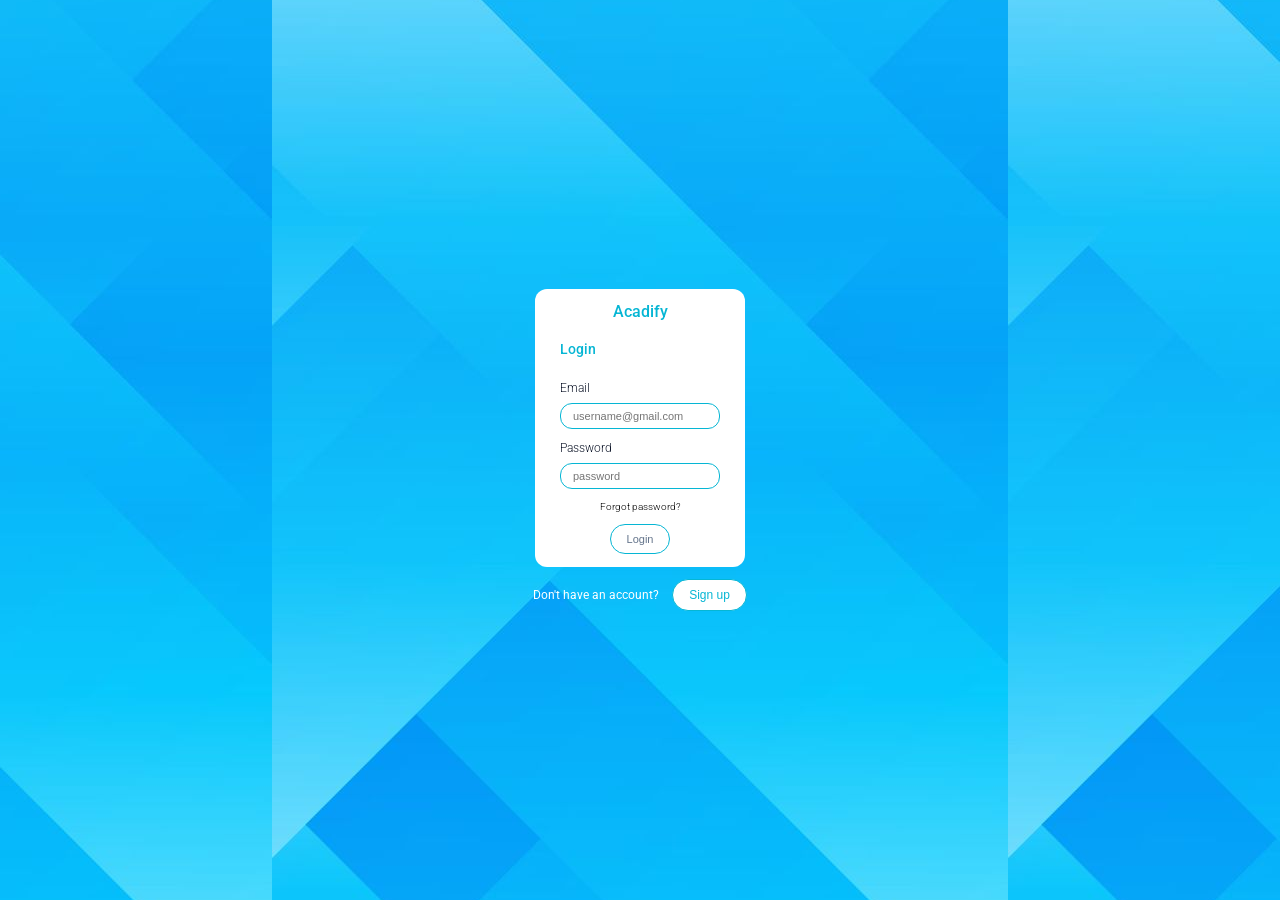
<file: index.html>
<!doctype html>
<html lang="en">
  <head>
    <meta charset="UTF-8" />
    <meta name="viewport" content="width=device-width, initial-scale=1.0" />
    <title>Login | Acadify</title>
    <link rel="preconnect" href="https://fonts.googleapis.com" />
    <link rel="preconnect" href="https://fonts.gstatic.com" crossorigin />
    <link rel="preconnect" href="https://fonts.googleapis.com" />
    <link rel="preconnect" href="https://fonts.gstatic.com" crossorigin />
    <link
      href="https://fonts.googleapis.com/css2?family=Roboto:ital,wght@0,100..900;1,100..900&display=swap"
      rel="stylesheet"
    />
    <link rel="stylesheet" href="styles/general.css" />
    <link rel="stylesheet" href="styles/login.css" />
    <link rel="stylesheet" href="styles/sign-up.css" />
  </head>
  <body>
    <div class="auth-wrapper">
      <section class="login">
        <div class="login-con">
          <div class="error-msg">
            <p class="error"></p>
          </div>
          <div class="logo"><p>Acadify</p></div>
          <div class="login-details">
            <div class="login-hd">
              <p>Login</p>
            </div>
            <form class="login-inputs">
              <div class="email-input-login">
                <p>Email</p>
                <input
                  class="login-email"
                  placeholder="username@gmail.com"
                  type="email"
                />
              </div>
              <div class="email-input-login">
                <p>Password</p>
                <input
                  class="login-password"
                  placeholder="password"
                  type="password"
                />
              </div>
              <div class="forgot-p">
                <p><a href="#" class="forget-password">Forgot password?</a></p>
              </div>
              <div class="login-button">
                <button class="login-cta" type="submit">Login</button>
              </div>
            </form>
          </div>
        </div>
        <div class="redirect">
          <p>
            Don't have an account?
            <button class="signup-redirect">Sign up</button>
          </p>
        </div>
      </section>
      <section class="sign-up-page">
        <form class="sign-up-form">
          <!--header-->
          <p class="welcome-msg">Welcome! Let’s get you signed up</p>
          <!-- Name -->
          <div class="label"><p>Name</p></div>
          <div class="form1">
            <input class="surname" placeholder="Surname" type="text" />
            <input class="first-name" placeholder="First-name" type="text" />
          </div>

          <!-- Email -->
          <div class="label email-label"><p>Email</p></div>
          <input
            class="email-input sign-email-input"
            placeholder="you@gmail.com"
            type="email"
          />

          <!-- Date -->
          <div class="label"><p>Date of birth</p></div>
          <div class="form4">
            <input
              class="day"
              placeholder="DD"
              type="number"
              min="1"
              max="31"
            />
            <input
              class="month"
              placeholder="MM"
              type="number"
              min="1"
              max="12"
            />
            <input
              class="year"
              placeholder="YYYY"
              type="number"
              min="1900"
              max="2026"
            />
          </div>

          <!-- Gender -->
          <div class="label"><p>Gender</p></div>
          <div class="form5">
            <label class="f-box">
              Female
              <input class="female" value="female" type="radio" name="gender" />
            </label>
            <label class="m-box">
              Male
              <input class="male" value="male" type="radio" name="gender" />
            </label>
          </div>

          <!-- Password -->
          <div class="label password-label"><p>Password</p></div>
          <input
            class="password-input"
            placeholder="Password"
            type="password"
          />

          <!-- Button -->
          <button type="submit" class="submit-cta">Create Account</button>
        </form>
        <div class="redirect">
          <p>
            Have an account?
            <button class="login-redirect">Login</button>
          </p>
        </div>
      </section>
    </div>
    <script type="module" src="scripts/pages/signup.js"></script>
  </body>
</html>
</file>
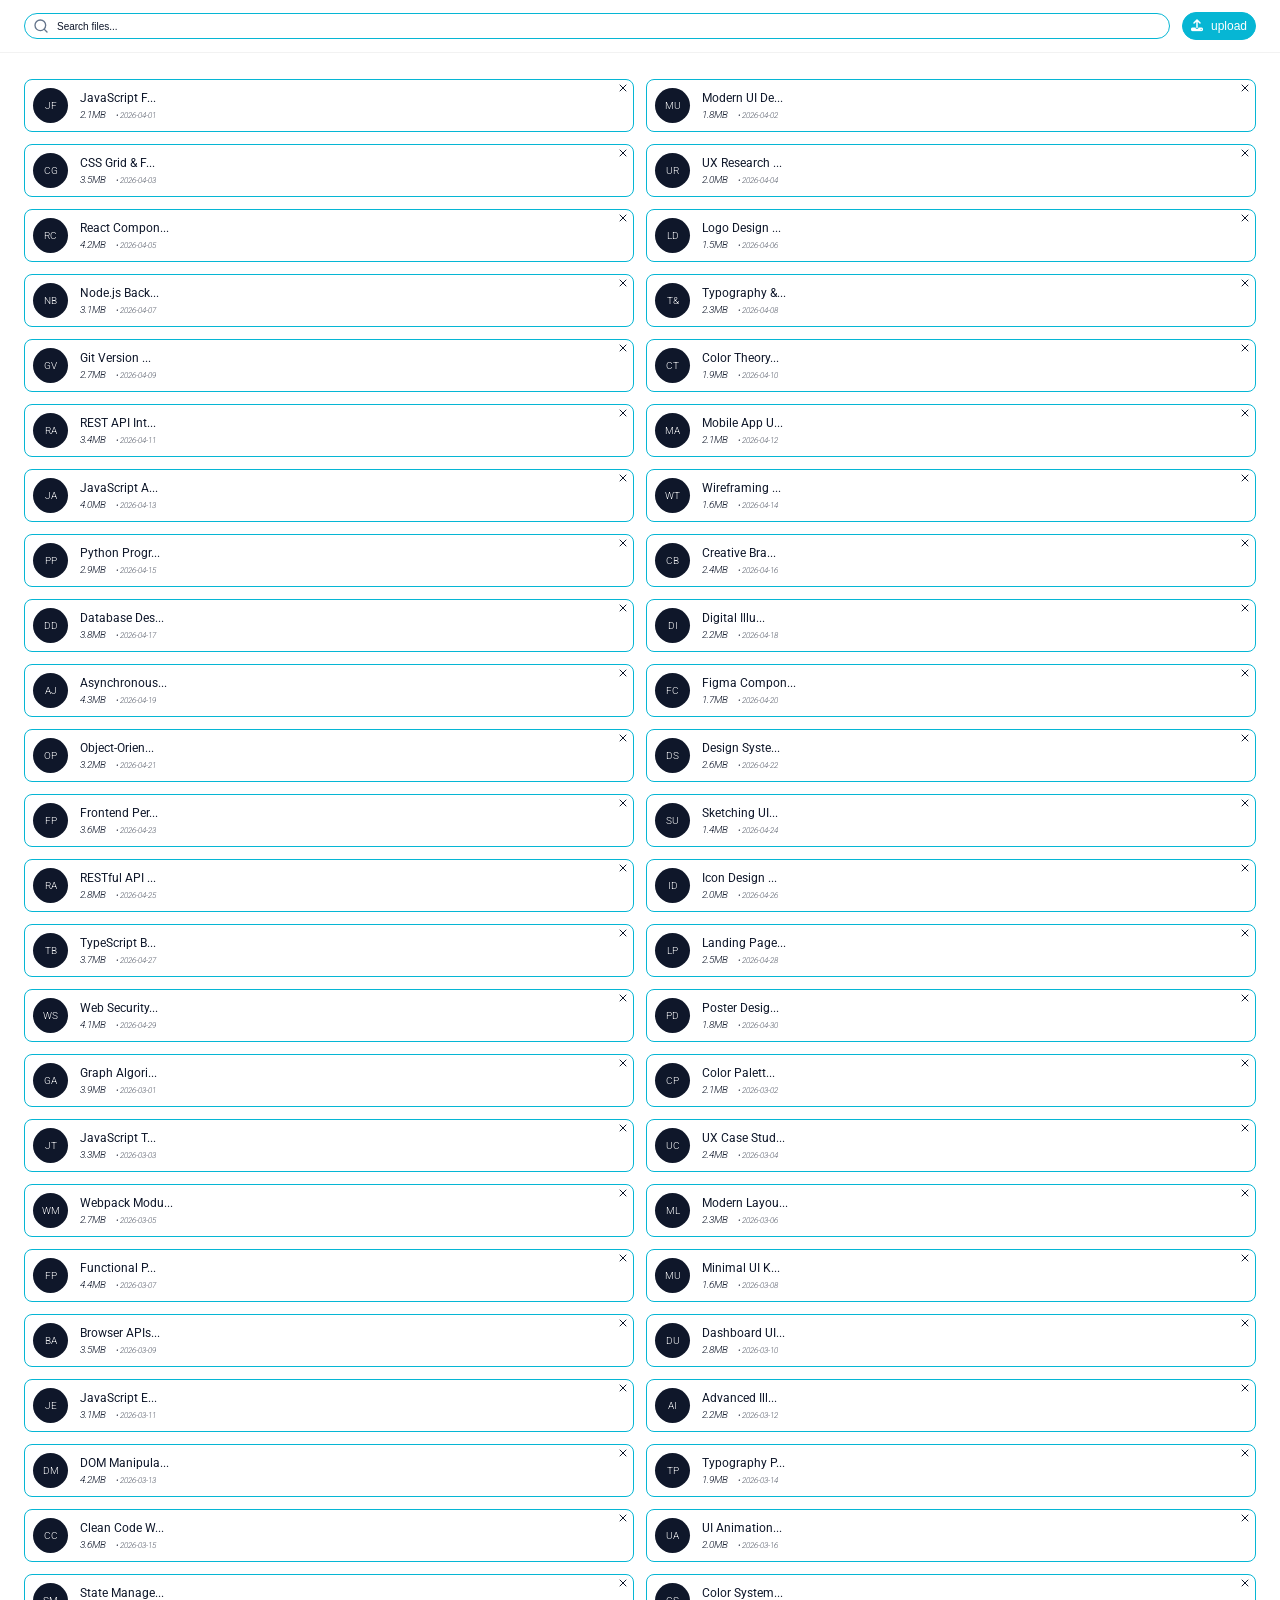
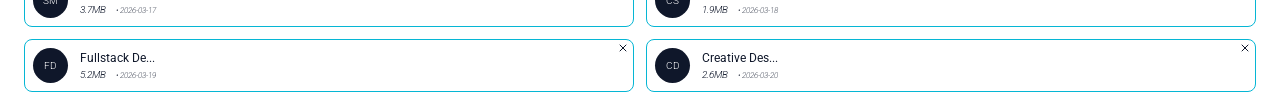
<file: files.html>
<!doctype html>
<html lang="en">
  <head>
    <meta charset="UTF-8" />
    <meta name="viewport" content="width=device-width, initial-scale=1.0" />
    <title>Files | Acadify</title>
    <link rel="preconnect" href="https://fonts.googleapis.com" />
    <link rel="preconnect" href="https://fonts.gstatic.com" crossorigin />
    <link rel="preconnect" href="https://fonts.googleapis.com" />
    <link rel="preconnect" href="https://fonts.gstatic.com" crossorigin />
    <link
      href="https://fonts.googleapis.com/css2?family=Roboto:ital,wght@0,100..900;1,100..900&display=swap"
      rel="stylesheet"
    />
    <link
      rel="stylesheet"
      href="https://cdnjs.cloudflare.com/ajax/libs/font-awesome/6.5.0/css/all.min.css"
    />
    <link rel="stylesheet" href="styles/general.css" />
    <link rel="stylesheet" href="styles/files.css" />
  </head>
  <body>
    <header>
      <div class="search-container">
        <svg
          xmlns="http://www.w3.org/2000/svg"
          width="16"
          height="16"
          viewBox="0 0 24 24"
          fill="none"
          stroke="#64748b"
          stroke-width="2"
          stroke-linecap="round"
          stroke-linejoin="round"
          class="lucide lucide-search-icon lucide-search"
        >
          <path d="m21 21-4.34-4.34" />
          <circle cx="11" cy="11" r="8" />
        </svg>
        <form>
          <input
            placeholder="Search files..."
            type="search"
            class="search-input"
          />
        </form>
      </div>
      <div class="upload">
        <button type="button" class="upload-warning">
          <i class="fa-solid fa-upload"></i> upload
          <input class="upload-input" type="file" />
        </button>
      </div>
    </header>
    <main>
      <section class="uploads-con">
        <div class="upload-card">
          <div class="delete-icon">
            <svg
              xmlns="http://www.w3.org/2000/svg"
              width="12"
              height="12"
              viewBox="0 0 24 24"
              fill="none"
              stroke="#0f172a"
              stroke-width="2"
              stroke-linecap="round"
              stroke-linejoin="round"
              class="lucide lucide-x-icon lucide-x"
            >
              <path d="M18 6 6 18" />
              <path d="m6 6 12 12" />
            </svg>
          </div>
          <div class="upload-header">
            <div class="upload-initial">
              <p>FP</p>
            </div>
            <div class="upload-title">
              <p>Future Plans...</p>
              <p class="file-details" style="font-style: italic">
                250Mb<span>just now</span>
              </p>
            </div>
          </div>
        </div>
        <div class="upload-card">
          <div class="delete-icon">
            <svg
              xmlns="http://www.w3.org/2000/svg"
              width="12"
              height="12"
              viewBox="0 0 24 24"
              fill="none"
              stroke="#0f172a"
              stroke-width="2"
              stroke-linecap="round"
              stroke-linejoin="round"
              class="lucide lucide-x-icon lucide-x"
            >
              <path d="M18 6 6 18" />
              <path d="m6 6 12 12" />
            </svg>
          </div>
          <div class="upload-header">
            <div class="upload-initial">
              <p>FP</p>
            </div>
            <div class="upload-title">
              <p>Future Plans...</p>
              <p class="file-details" style="font-style: italic">
                250Mb<span>just now</span>
              </p>
            </div>
          </div>
        </div>
        <div class="upload-card">
          <div class="delete-icon">
            <svg
              xmlns="http://www.w3.org/2000/svg"
              width="12"
              height="12"
              viewBox="0 0 24 24"
              fill="none"
              stroke="#0f172a"
              stroke-width="2"
              stroke-linecap="round"
              stroke-linejoin="round"
              class="lucide lucide-x-icon lucide-x"
            >
              <path d="M18 6 6 18" />
              <path d="m6 6 12 12" />
            </svg>
          </div>
          <div class="upload-header">
            <div class="upload-initial">
              <p>FP</p>
            </div>
            <div class="upload-title">
              <p>Future Plans...</p>
              <p class="file-details" style="font-style: italic">
                250Mb<span>just now</span>
              </p>
            </div>
          </div>
        </div>
        <div class="upload-card">
          <div class="delete-icon">
            <svg
              xmlns="http://www.w3.org/2000/svg"
              width="12"
              height="12"
              viewBox="0 0 24 24"
              fill="none"
              stroke="#0f172a"
              stroke-width="2"
              stroke-linecap="round"
              stroke-linejoin="round"
              class="lucide lucide-x-icon lucide-x"
            >
              <path d="M18 6 6 18" />
              <path d="m6 6 12 12" />
            </svg>
          </div>
          <div class="upload-header">
            <div class="upload-initial">
              <p>FP</p>
            </div>
            <div class="upload-title">
              <p>Future Plans...</p>
              <p class="file-details" style="font-style: italic">
                250Mb<span>just now</span>
              </p>
            </div>
          </div>
        </div>
      </section>
    </main>

    <script type="module" src="scripts/pages/files.js"></script>
  </body>
</html>
</file>
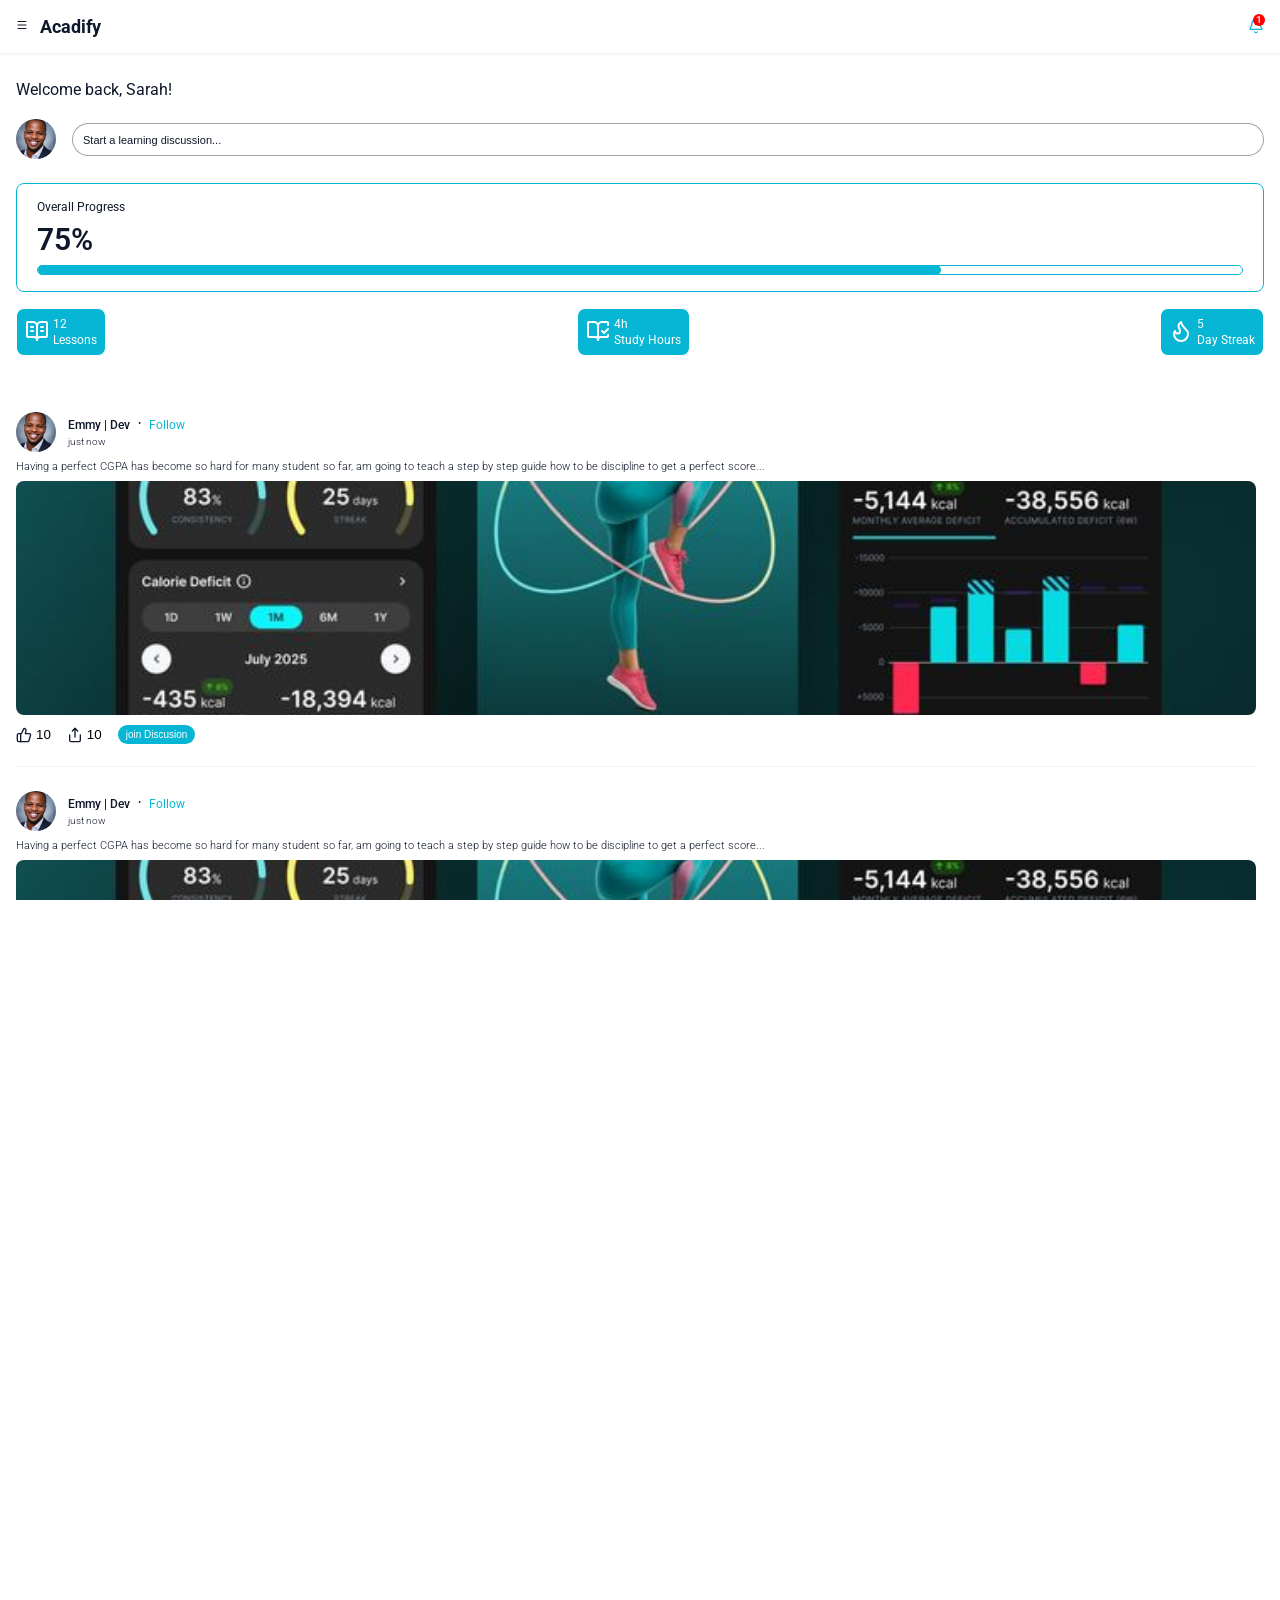
<file: main.html>
<!doctype html>
<html lang="en">
  <head>
    <meta charset="UTF-8" />
    <meta name="viewport" content="width=device-width, initial-scale=1.0" />
    <title>Acadify | student online environment</title>
    <link rel="preconnect" href="https://fonts.googleapis.com" />
    <link rel="preconnect" href="https://fonts.gstatic.com" crossorigin />
    <link rel="preconnect" href="https://fonts.googleapis.com" />
    <link rel="preconnect" href="https://fonts.gstatic.com" crossorigin />
    <link
      href="https://fonts.googleapis.com/css2?family=Roboto:ital,wght@0,100..900;1,100..900&display=swap"
      rel="stylesheet"
    />
    <link rel="stylesheet" href="styles/general.css" />
    <link rel="stylesheet" href="styles/header.css" />
    <link rel="stylesheet" href="styles/hero-section.css" />
    <link rel="stylesheet" href="styles/stat.css" />
  </head>
  <body>
    <header>
      <div class="logo">
        <!--mobile view(max:360px)-->
        <button class="hamburger-menu">
          <svg
            xmlns="http://www.w3.org/2000/svg"
            width="12"
            height="12"
            viewBox="0 0 24 24"
            fill="none"
            stroke="#0f172a"
            stroke-width="2"
            stroke-linecap="round"
            stroke-linejoin="round"
            class="lucide lucide-menu-icon lucide-menu"
          >
            <path d="M4 5h16" />
            <path d="M4 12h16" />
            <path d="M4 19h16" />
          </svg>
        </button>
        <a href="#">Acadify</a>
      </div>
      <div class="middle-section">
        <!--mobile view(max: 360px)-->
      </div>
      <div class="right-section">
        <!--mobile view(max:360px)-->
        <div class="notification-box">
          <div class="notification-icon">
            <svg
              xmlns="http://www.w3.org/2000/svg"
              width="16"
              height="16"
              viewBox="0 0 24 24"
              fill="none"
              stroke="#06b6d4"
              stroke-width="2"
              stroke-linecap="round"
              stroke-linejoin="round"
              class="lucide lucide-bell-icon lucide-bell"
            >
              <path d="M10.268 21a2 2 0 0 0 3.464 0" />
              <path
                d="M3.262 15.326A1 1 0 0 0 4 17h16a1 1 0 0 0 .74-1.673C19.41 13.956 18 12.499 18 8A6 6 0 0 0 6 8c0 4.499-1.411 5.956-2.738 7.326"
              />
            </svg>
          </div>
          <div class="notification-count">
            <p>1</p>
          </div>
        </div>
      </div>
    </header>
    <main class="hero-section">
      <section class="user-info-bar">
        <p class="welcome">Welcome back, <span class="msg">Sarah</span>!</p>
      </section>
      <section class="user-profile">
        <div class="user-img">
          <img src="images/profileimage.jpg" alt="" class="user" />
        </div>
        <div class="post-request">
          <input
            placeholder="Start a learning discussion..."
            type="text"
            class="poster"
          />
        </div>
      </section>
      <!-- <section class="blog-update-container">
        <div class="blog-hder">
          <p>Posts</p>
        </div>
        <div class="blogs-box">
          <div class="blogs-slider">
            <div class="blog-slides">
              <div class="blog-slide">
                <div class="blog-title">
                  <div class="user-img">
                    <img
                      src="images/profileimage.jpg"
                      alt=""
                      class="post-user-img"
                    />
                  </div>
                  <div class="post-details">
                    <div class="poster-detail">
                      <p class="blog-slide-hder">Emmy | Dev</p>
                      <p>&#8226;</p>
                      <p><a href="#">Follow</a></p>
                    </div>
                    <div class="blog-date">
                      <p>just now</p>
                    </div>
                  </div>
                </div>
                <div class="blog-body-text">
                  <p>
                    Having a perfect CGPA has become so hard for many student so
                    far, am going to teach a step by step guide how to be
                    discipline to get a perfect score...
                  </p>
                </div>
                <div class="image">
                  <img
                    class="blog-image"
                    src="images/fitness-track.jfif"
                    alt=""
                  />
                </div>
                <div class="post-interactions">
                  <button class="like">
                    <svg
                      xmlns="http://www.w3.org/2000/svg"
                      width="16"
                      height="16"
                      viewBox="0 0 24 24"
                      fill="none"
                      stroke="#0f172a"
                      stroke-width="2"
                      stroke-linecap="round"
                      stroke-linejoin="round"
                      class="lucide lucide-thumbs-up-icon lucide-thumbs-up"
                    >
                      <path
                        d="M15 5.88 14 10h5.83a2 2 0 0 1 1.92 2.56l-2.33 8A2 2 0 0 1 17.5 22H4a2 2 0 0 1-2-2v-8a2 2 0 0 1 2-2h2.76a2 2 0 0 0 1.79-1.11L12 2a3.13 3.13 0 0 1 3 3.88Z"
                      />
                      <path d="M7 10v12" />
                    </svg>
                  </button>
                  <button class="share">
                    <svg
                      xmlns="http://www.w3.org/2000/svg"
                      width="16"
                      height="16"
                      viewBox="0 0 24 24"
                      fill="none"
                      stroke="#0f172a"
                      stroke-width="2"
                      stroke-linecap="round"
                      stroke-linejoin="round"
                      class="lucide lucide-share-icon lucide-share"
                    >
                      <path d="M12 2v13" />
                      <path d="m16 6-4-4-4 4" />
                      <path d="M4 12v8a2 2 0 0 0 2 2h12a2 2 0 0 0 2-2v-8" />
                    </svg>
                  </button>
                  <button class="join-discussion">join Discusion</button>
                </div>
              </div>
            </div>
          </div>
        </div>
      </section> -->
      <section class="user-stat-board">
        <div class="oval-p">
          <p class="prog-hd">Overall Progress</p>
          <p class="prog-penc">75%</p>
          <div class="prog-meter">
            <div class="meter"></div>
          </div>
        </div>
        <div class="top-bar-progr-slider">
          <div class="progr-slide">
            <div class="icon">
              <svg
                xmlns="http://www.w3.org/2000/svg"
                width="24"
                height="24"
                viewBox="0 0 24 24"
                fill="none"
                stroke="currentColor"
                stroke-width="2"
                stroke-linecap="round"
                stroke-linejoin="round"
                class="lucide lucide-book-open-text-icon lucide-book-open-text"
              >
                <path d="M12 7v14" />
                <path d="M16 12h2" />
                <path d="M16 8h2" />
                <path
                  d="M3 18a1 1 0 0 1-1-1V4a1 1 0 0 1 1-1h5a4 4 0 0 1 4 4 4 4 0 0 1 4-4h5a1 1 0 0 1 1 1v13a1 1 0 0 1-1 1h-6a3 3 0 0 0-3 3 3 3 0 0 0-3-3z"
                />
                <path d="M6 12h2" />
                <path d="M6 8h2" />
              </svg>
            </div>
            <div class="course-con">
              <p class="course-count">12</p>
              <p class="course-label">Lessons</p>
            </div>
          </div>
          <div class="progr-slide">
            <div class="icon">
              <svg
                xmlns="http://www.w3.org/2000/svg"
                width="24"
                height="24"
                viewBox="0 0 24 24"
                fill="none"
                stroke="currentColor"
                stroke-width="2"
                stroke-linecap="round"
                stroke-linejoin="round"
                class="lucide lucide-book-open-check-icon lucide-book-open-check"
              >
                <path d="M12 21V7" />
                <path d="m16 12 2 2 4-4" />
                <path
                  d="M22 6V4a1 1 0 0 0-1-1h-5a4 4 0 0 0-4 4 4 4 0 0 0-4-4H3a1 1 0 0 0-1 1v13a1 1 0 0 0 1 1h6a3 3 0 0 1 3 3 3 3 0 0 1 3-3h6a1 1 0 0 0 1-1v-1.3"
                />
              </svg>
            </div>
            <div class="study-con">
              <p class="study-count">4h</p>
              <p class="study-label">Study Hours</p>
            </div>
          </div>
          <div class="progr-slide">
            <div class="icon">
              <svg
                xmlns="http://www.w3.org/2000/svg"
                width="24"
                height="24"
                viewBox="0 0 24 24"
                fill="none"
                stroke="currentColor"
                stroke-width="2"
                stroke-linecap="round"
                stroke-linejoin="round"
                class="lucide lucide-flame-icon lucide-flame"
              >
                <path
                  d="M12 3q1 4 4 6.5t3 5.5a1 1 0 0 1-14 0 5 5 0 0 1 1-3 1 1 0 0 0 5 0c0-2-1.5-3-1.5-5q0-2 2.5-4"
                />
              </svg>
            </div>
            <div class="streak-con">
              <p class="streak-count">5</p>
              <p class="streak-label">Day Streak</p>
            </div>
          </div>
        </div>
      </section>

      <section class="posts">
        <div class="blog-slide">
          <div class="blog-title">
            <div class="user-img">
              <img src="images/profileimage.jpg" alt="" class="post-user-img" />
            </div>
            <div class="post-details">
              <div class="poster-detail">
                <p class="blog-slide-hder">Emmy | Dev</p>
                <p>&#8226;</p>
                <p><a href="#">Follow</a></p>
              </div>
              <div class="blog-date">
                <p>just now</p>
              </div>
            </div>
          </div>
          <div class="blog-body-text">
            <p>
              Having a perfect CGPA has become so hard for many student so far,
              am going to teach a step by step guide how to be discipline to get
              a perfect score...
            </p>
          </div>
          <div class="image">
            <img class="blog-image" src="images/fitness-track.jfif" alt="" />
          </div>
          <div class="post-interactions">
            <button class="like">
              <svg
                xmlns="http://www.w3.org/2000/svg"
                width="16"
                height="16"
                viewBox="0 0 24 24"
                fill="none"
                stroke="#0f172a"
                stroke-width="2"
                stroke-linecap="round"
                stroke-linejoin="round"
                class="lucide lucide-thumbs-up-icon lucide-thumbs-up"
              >
                <path
                  d="M15 5.88 14 10h5.83a2 2 0 0 1 1.92 2.56l-2.33 8A2 2 0 0 1 17.5 22H4a2 2 0 0 1-2-2v-8a2 2 0 0 1 2-2h2.76a2 2 0 0 0 1.79-1.11L12 2a3.13 3.13 0 0 1 3 3.88Z"
                />
                <path d="M7 10v12" />
              </svg>
              <p>10</p>
            </button>
            <button class="share">
              <svg
                xmlns="http://www.w3.org/2000/svg"
                width="16"
                height="16"
                viewBox="0 0 24 24"
                fill="none"
                stroke="#0f172a"
                stroke-width="2"
                stroke-linecap="round"
                stroke-linejoin="round"
                class="lucide lucide-share-icon lucide-share"
              >
                <path d="M12 2v13" />
                <path d="m16 6-4-4-4 4" />
                <path d="M4 12v8a2 2 0 0 0 2 2h12a2 2 0 0 0 2-2v-8" />
              </svg>
              <p>10</p>
            </button>
            <button class="join-discussion">join Discusion</button>
          </div>
          <div class="divider"></div>
        </div>
        <div class="blog-slide">
          <div class="blog-title">
            <div class="user-img">
              <img src="images/profileimage.jpg" alt="" class="post-user-img" />
            </div>
            <div class="post-details">
              <div class="poster-detail">
                <p class="blog-slide-hder">Emmy | Dev</p>
                <p>&#8226;</p>
                <p><a href="#">Follow</a></p>
              </div>
              <div class="blog-date">
                <p>just now</p>
              </div>
            </div>
          </div>
          <div class="blog-body-text">
            <p>
              Having a perfect CGPA has become so hard for many student so far,
              am going to teach a step by step guide how to be discipline to get
              a perfect score...
            </p>
          </div>
          <div class="image">
            <img class="blog-image" src="images/fitness-track.jfif" alt="" />
          </div>
          <div class="post-interactions">
            <button class="like">
              <svg
                xmlns="http://www.w3.org/2000/svg"
                width="16"
                height="16"
                viewBox="0 0 24 24"
                fill="none"
                stroke="#0f172a"
                stroke-width="2"
                stroke-linecap="round"
                stroke-linejoin="round"
                class="lucide lucide-thumbs-up-icon lucide-thumbs-up"
              >
                <path
                  d="M15 5.88 14 10h5.83a2 2 0 0 1 1.92 2.56l-2.33 8A2 2 0 0 1 17.5 22H4a2 2 0 0 1-2-2v-8a2 2 0 0 1 2-2h2.76a2 2 0 0 0 1.79-1.11L12 2a3.13 3.13 0 0 1 3 3.88Z"
                />
                <path d="M7 10v12" />
              </svg>
              <p>10</p>
            </button>
            <button class="share">
              <svg
                xmlns="http://www.w3.org/2000/svg"
                width="16"
                height="16"
                viewBox="0 0 24 24"
                fill="none"
                stroke="#0f172a"
                stroke-width="2"
                stroke-linecap="round"
                stroke-linejoin="round"
                class="lucide lucide-share-icon lucide-share"
              >
                <path d="M12 2v13" />
                <path d="m16 6-4-4-4 4" />
                <path d="M4 12v8a2 2 0 0 0 2 2h12a2 2 0 0 0 2-2v-8" />
              </svg>
              <p>10</p>
            </button>
            <button class="join-discussion">join Discusion</button>
          </div>
          <div class="divider"></div>
        </div>
        <div class="blog-slide">
          <div class="blog-title">
            <div class="user-img">
              <img src="images/profileimage.jpg" alt="" class="post-user-img" />
            </div>
            <div class="post-details">
              <div class="poster-detail">
                <p class="blog-slide-hder">Emmy | Dev</p>
                <p>&#8226;</p>
                <p><a href="#">Follow</a></p>
              </div>
              <div class="blog-date">
                <p>just now</p>
              </div>
            </div>
          </div>
          <div class="blog-body-text">
            <p>
              Having a perfect CGPA has become so hard for many student so far,
              am going to teach a step by step guide how to be discipline to get
              a perfect score...
            </p>
          </div>
          <div class="image">
            <img class="blog-image" src="images/fitness-track.jfif" alt="" />
          </div>
          <div class="post-interactions">
            <button class="like">
              <svg
                xmlns="http://www.w3.org/2000/svg"
                width="16"
                height="16"
                viewBox="0 0 24 24"
                fill="none"
                stroke="#0f172a"
                stroke-width="2"
                stroke-linecap="round"
                stroke-linejoin="round"
                class="lucide lucide-thumbs-up-icon lucide-thumbs-up"
              >
                <path
                  d="M15 5.88 14 10h5.83a2 2 0 0 1 1.92 2.56l-2.33 8A2 2 0 0 1 17.5 22H4a2 2 0 0 1-2-2v-8a2 2 0 0 1 2-2h2.76a2 2 0 0 0 1.79-1.11L12 2a3.13 3.13 0 0 1 3 3.88Z"
                />
                <path d="M7 10v12" />
              </svg>
              <p>10</p>
            </button>
            <button class="share">
              <svg
                xmlns="http://www.w3.org/2000/svg"
                width="16"
                height="16"
                viewBox="0 0 24 24"
                fill="none"
                stroke="#0f172a"
                stroke-width="2"
                stroke-linecap="round"
                stroke-linejoin="round"
                class="lucide lucide-share-icon lucide-share"
              >
                <path d="M12 2v13" />
                <path d="m16 6-4-4-4 4" />
                <path d="M4 12v8a2 2 0 0 0 2 2h12a2 2 0 0 0 2-2v-8" />
              </svg>
              <p>10</p>
            </button>
            <button class="join-discussion">join Discusion</button>
          </div>
          <div class="divider"></div>
        </div>
        <div class="blog-slide">
          <div class="blog-title">
            <div class="user-img">
              <img src="images/profileimage.jpg" alt="" class="post-user-img" />
            </div>
            <div class="post-details">
              <div class="poster-detail">
                <p class="blog-slide-hder">Emmy | Dev</p>
                <p>&#8226;</p>
                <p><a href="#">Follow</a></p>
              </div>
              <div class="blog-date">
                <p>just now</p>
              </div>
            </div>
          </div>
          <div class="blog-body-text">
            <p>
              Having a perfect CGPA has become so hard for many student so far,
              am going to teach a step by step guide how to be discipline to get
              a perfect score...
            </p>
          </div>
          <div class="image">
            <img class="blog-image" src="images/fitness-track.jfif" alt="" />
          </div>
          <div class="post-interactions">
            <button class="like">
              <svg
                xmlns="http://www.w3.org/2000/svg"
                width="16"
                height="16"
                viewBox="0 0 24 24"
                fill="none"
                stroke="#0f172a"
                stroke-width="2"
                stroke-linecap="round"
                stroke-linejoin="round"
                class="lucide lucide-thumbs-up-icon lucide-thumbs-up"
              >
                <path
                  d="M15 5.88 14 10h5.83a2 2 0 0 1 1.92 2.56l-2.33 8A2 2 0 0 1 17.5 22H4a2 2 0 0 1-2-2v-8a2 2 0 0 1 2-2h2.76a2 2 0 0 0 1.79-1.11L12 2a3.13 3.13 0 0 1 3 3.88Z"
                />
                <path d="M7 10v12" />
              </svg>
              <p>10</p>
            </button>
            <button class="share">
              <svg
                xmlns="http://www.w3.org/2000/svg"
                width="16"
                height="16"
                viewBox="0 0 24 24"
                fill="none"
                stroke="#0f172a"
                stroke-width="2"
                stroke-linecap="round"
                stroke-linejoin="round"
                class="lucide lucide-share-icon lucide-share"
              >
                <path d="M12 2v13" />
                <path d="m16 6-4-4-4 4" />
                <path d="M4 12v8a2 2 0 0 0 2 2h12a2 2 0 0 0 2-2v-8" />
              </svg>
              <p>10</p>
            </button>
            <button class="join-discussion">join Discusion</button>
          </div>
          <div class="divider"></div>
        </div>
        <div class="blog-slide">
          <div class="blog-title">
            <div class="user-img">
              <img src="images/profileimage.jpg" alt="" class="post-user-img" />
            </div>
            <div class="post-details">
              <div class="poster-detail">
                <p class="blog-slide-hder">Emmy | Dev</p>
                <p>&#8226;</p>
                <p><a href="#">Follow</a></p>
              </div>
              <div class="blog-date">
                <p>just now</p>
              </div>
            </div>
          </div>
          <div class="blog-body-text">
            <p>
              Having a perfect CGPA has become so hard for many student so far,
              am going to teach a step by step guide how to be discipline to get
              a perfect score...
            </p>
          </div>
          <div class="image">
            <img class="blog-image" src="images/fitness-track.jfif" alt="" />
          </div>
          <div class="post-interactions">
            <button class="like">
              <svg
                xmlns="http://www.w3.org/2000/svg"
                width="16"
                height="16"
                viewBox="0 0 24 24"
                fill="none"
                stroke="#0f172a"
                stroke-width="2"
                stroke-linecap="round"
                stroke-linejoin="round"
                class="lucide lucide-thumbs-up-icon lucide-thumbs-up"
              >
                <path
                  d="M15 5.88 14 10h5.83a2 2 0 0 1 1.92 2.56l-2.33 8A2 2 0 0 1 17.5 22H4a2 2 0 0 1-2-2v-8a2 2 0 0 1 2-2h2.76a2 2 0 0 0 1.79-1.11L12 2a3.13 3.13 0 0 1 3 3.88Z"
                />
                <path d="M7 10v12" />
              </svg>
              <p>10</p>
            </button>
            <button class="share">
              <svg
                xmlns="http://www.w3.org/2000/svg"
                width="16"
                height="16"
                viewBox="0 0 24 24"
                fill="none"
                stroke="#0f172a"
                stroke-width="2"
                stroke-linecap="round"
                stroke-linejoin="round"
                class="lucide lucide-share-icon lucide-share"
              >
                <path d="M12 2v13" />
                <path d="m16 6-4-4-4 4" />
                <path d="M4 12v8a2 2 0 0 0 2 2h12a2 2 0 0 0 2-2v-8" />
              </svg>
              <p>10</p>
            </button>
            <button class="join-discussion">join Discusion</button>
          </div>
          <div class="divider"></div>
        </div>
        <div class="blog-slide">
          <div class="blog-title">
            <div class="user-img">
              <img src="images/profileimage.jpg" alt="" class="post-user-img" />
            </div>
            <div class="post-details">
              <div class="poster-detail">
                <p class="blog-slide-hder">Emmy | Dev</p>
                <p>&#8226;</p>
                <p><a href="#">Follow</a></p>
              </div>
              <div class="blog-date">
                <p>just now</p>
              </div>
            </div>
          </div>
          <div class="blog-body-text">
            <p>
              Having a perfect CGPA has become so hard for many student so far,
              am going to teach a step by step guide how to be discipline to get
              a perfect score...
            </p>
          </div>
          <div class="image">
            <img class="blog-image" src="images/fitness-track.jfif" alt="" />
          </div>
          <div class="post-interactions">
            <button class="like">
              <svg
                xmlns="http://www.w3.org/2000/svg"
                width="16"
                height="16"
                viewBox="0 0 24 24"
                fill="none"
                stroke="#0f172a"
                stroke-width="2"
                stroke-linecap="round"
                stroke-linejoin="round"
                class="lucide lucide-thumbs-up-icon lucide-thumbs-up"
              >
                <path
                  d="M15 5.88 14 10h5.83a2 2 0 0 1 1.92 2.56l-2.33 8A2 2 0 0 1 17.5 22H4a2 2 0 0 1-2-2v-8a2 2 0 0 1 2-2h2.76a2 2 0 0 0 1.79-1.11L12 2a3.13 3.13 0 0 1 3 3.88Z"
                />
                <path d="M7 10v12" />
              </svg>
              <p>10</p>
            </button>
            <button class="share">
              <svg
                xmlns="http://www.w3.org/2000/svg"
                width="16"
                height="16"
                viewBox="0 0 24 24"
                fill="none"
                stroke="#0f172a"
                stroke-width="2"
                stroke-linecap="round"
                stroke-linejoin="round"
                class="lucide lucide-share-icon lucide-share"
              >
                <path d="M12 2v13" />
                <path d="m16 6-4-4-4 4" />
                <path d="M4 12v8a2 2 0 0 0 2 2h12a2 2 0 0 0 2-2v-8" />
              </svg>
              <p>10</p>
            </button>
            <button class="join-discussion">join Discusion</button>
          </div>
          <div class="divider"></div>
        </div>
        <div class="blog-slide">
          <div class="blog-title">
            <div class="user-img">
              <img src="images/profileimage.jpg" alt="" class="post-user-img" />
            </div>
            <div class="post-details">
              <div class="poster-detail">
                <p class="blog-slide-hder">Emmy | Dev</p>
                <p>&#8226;</p>
                <p><a href="#">Follow</a></p>
              </div>
              <div class="blog-date">
                <p>just now</p>
              </div>
            </div>
          </div>
          <div class="blog-body-text">
            <p>
              Having a perfect CGPA has become so hard for many student so far,
              am going to teach a step by step guide how to be discipline to get
              a perfect score...
            </p>
          </div>
          <div class="image">
            <img class="blog-image" src="images/fitness-track.jfif" alt="" />
          </div>
          <div class="post-interactions">
            <button class="like">
              <svg
                xmlns="http://www.w3.org/2000/svg"
                width="16"
                height="16"
                viewBox="0 0 24 24"
                fill="none"
                stroke="#0f172a"
                stroke-width="2"
                stroke-linecap="round"
                stroke-linejoin="round"
                class="lucide lucide-thumbs-up-icon lucide-thumbs-up"
              >
                <path
                  d="M15 5.88 14 10h5.83a2 2 0 0 1 1.92 2.56l-2.33 8A2 2 0 0 1 17.5 22H4a2 2 0 0 1-2-2v-8a2 2 0 0 1 2-2h2.76a2 2 0 0 0 1.79-1.11L12 2a3.13 3.13 0 0 1 3 3.88Z"
                />
                <path d="M7 10v12" />
              </svg>
              <p>10</p>
            </button>
            <button class="share">
              <svg
                xmlns="http://www.w3.org/2000/svg"
                width="16"
                height="16"
                viewBox="0 0 24 24"
                fill="none"
                stroke="#0f172a"
                stroke-width="2"
                stroke-linecap="round"
                stroke-linejoin="round"
                class="lucide lucide-share-icon lucide-share"
              >
                <path d="M12 2v13" />
                <path d="m16 6-4-4-4 4" />
                <path d="M4 12v8a2 2 0 0 0 2 2h12a2 2 0 0 0 2-2v-8" />
              </svg>
              <p>10</p>
            </button>
            <button class="join-discussion">join Discusion</button>
          </div>
          <div class="divider"></div>
        </div>
        <div class="blog-slide">
          <div class="blog-title">
            <div class="user-img">
              <img src="images/profileimage.jpg" alt="" class="post-user-img" />
            </div>
            <div class="post-details">
              <div class="poster-detail">
                <p class="blog-slide-hder">Emmy | Dev</p>
                <p>&#8226;</p>
                <p><a href="#">Follow</a></p>
              </div>
              <div class="blog-date">
                <p>just now</p>
              </div>
            </div>
          </div>
          <div class="blog-body-text">
            <p>
              Having a perfect CGPA has become so hard for many student so far,
              am going to teach a step by step guide how to be discipline to get
              a perfect score...
            </p>
          </div>
          <div class="image">
            <img class="blog-image" src="images/fitness-track.jfif" alt="" />
          </div>
          <div class="post-interactions">
            <button class="like">
              <svg
                xmlns="http://www.w3.org/2000/svg"
                width="16"
                height="16"
                viewBox="0 0 24 24"
                fill="none"
                stroke="#0f172a"
                stroke-width="2"
                stroke-linecap="round"
                stroke-linejoin="round"
                class="lucide lucide-thumbs-up-icon lucide-thumbs-up"
              >
                <path
                  d="M15 5.88 14 10h5.83a2 2 0 0 1 1.92 2.56l-2.33 8A2 2 0 0 1 17.5 22H4a2 2 0 0 1-2-2v-8a2 2 0 0 1 2-2h2.76a2 2 0 0 0 1.79-1.11L12 2a3.13 3.13 0 0 1 3 3.88Z"
                />
                <path d="M7 10v12" />
              </svg>
              <p>10</p>
            </button>
            <button class="share">
              <svg
                xmlns="http://www.w3.org/2000/svg"
                width="16"
                height="16"
                viewBox="0 0 24 24"
                fill="none"
                stroke="#0f172a"
                stroke-width="2"
                stroke-linecap="round"
                stroke-linejoin="round"
                class="lucide lucide-share-icon lucide-share"
              >
                <path d="M12 2v13" />
                <path d="m16 6-4-4-4 4" />
                <path d="M4 12v8a2 2 0 0 0 2 2h12a2 2 0 0 0 2-2v-8" />
              </svg>
              <p>10</p>
            </button>
            <button class="join-discussion">join Discusion</button>
          </div>
          <div class="divider"></div>
        </div>
      </section>
    </main>
    <section class="side-bar">
      <!--mobile view bar-->
      <div class="bar-header">
        <div class="logo">
          <!--mobile view(max:360px)-->
          <a href="#"> Acadify </a>
        </div>
        <div class="acc-profile">
          <button>
            <svg
              xmlns="http://www.w3.org/2000/svg"
              width="16"
              height="16"
              viewBox="0 0 24 24"
              fill="none"
              stroke="#0f172a"
              stroke-width="2"
              stroke-linecap="round"
              stroke-linejoin="round"
              class="lucide lucide-circle-user-round-icon lucide-circle-user-round"
            >
              <path d="M17.925 20.056a6 6 0 0 0-11.851.001" />
              <circle cx="12" cy="11" r="4" />
              <circle cx="12" cy="12" r="10" />
            </svg>
          </button>
        </div>
      </div>
      <div class="side-bar-body">
        <div class="navigations">
          <div class="nav">
            <button>
              <svg
                xmlns="http://www.w3.org/2000/svg"
                width="16"
                height="16"
                viewBox="0 0 24 24"
                fill="none"
                stroke="currentColor"
                stroke-width="2"
                stroke-linecap="round"
                stroke-linejoin="round"
                class="lucide lucide-laptop-minimal-check-icon lucide-laptop-minimal-check"
              >
                <path d="M2 20h20" />
                <path d="m9 10 2 2 4-4" />
                <rect x="3" y="4" width="18" height="12" rx="2" />
              </svg>
            </button>
            <p>CBT</p>
          </div>
          <div class="nav">
            <button>
              <svg
                xmlns="http://www.w3.org/2000/svg"
                width="16"
                height="16"
                viewBox="0 0 24 24"
                fill="none"
                stroke="currentColor"
                stroke-width="2"
                stroke-linecap="round"
                stroke-linejoin="round"
                class="lucide lucide-laptop-minimal-check-icon lucide-laptop-minimal-check"
              >
                <path d="M2 20h20" />
                <path d="m9 10 2 2 4-4" />
                <rect x="3" y="4" width="18" height="12" rx="2" />
              </svg>
            </button>
            <p>Tasks</p>
          </div>
          <div class="nav">
            <button>
              <svg
                xmlns="http://www.w3.org/2000/svg"
                width="16"
                height="16"
                viewBox="0 0 24 24"
                fill="none"
                stroke="currentColor"
                stroke-width="2"
                stroke-linecap="round"
                stroke-linejoin="round"
                class="lucide lucide-laptop-minimal-check-icon lucide-laptop-minimal-check"
              >
                <path d="M2 20h20" />
                <path d="m9 10 2 2 4-4" />
                <rect x="3" y="4" width="18" height="12" rx="2" />
              </svg>
            </button>
            <p>Courses</p>
          </div>
          <div class="nav">
            <button>
              <svg
                xmlns="http://www.w3.org/2000/svg"
                width="16"
                height="16"
                viewBox="0 0 24 24"
                fill="none"
                stroke="currentColor"
                stroke-width="2"
                stroke-linecap="round"
                stroke-linejoin="round"
                class="lucide lucide-users-icon lucide-users"
              >
                <path d="M16 21v-2a4 4 0 0 0-4-4H6a4 4 0 0 0-4 4v2" />
                <path d="M16 3.128a4 4 0 0 1 0 7.744" />
                <path d="M22 21v-2a4 4 0 0 0-3-3.87" />
                <circle cx="9" cy="7" r="4" />
              </svg>
            </button>
            <p>Group</p>
          </div>
          <div class="nav">
            <button>
              <svg
                xmlns="http://www.w3.org/2000/svg"
                width="16"
                height="16"
                viewBox="0 0 24 24"
                fill="none"
                stroke="currentColor"
                stroke-width="2"
                stroke-linecap="round"
                stroke-linejoin="round"
                class="lucide lucide-rss-icon lucide-rss"
              >
                <path d="M4 11a9 9 0 0 1 9 9" />
                <path d="M4 4a16 16 0 0 1 16 16" />
                <circle cx="5" cy="19" r="1" />
              </svg>
            </button>
            <p>Blogs</p>
          </div>
          <div class="nav">
            <button>
              <svg
                xmlns="http://www.w3.org/2000/svg"
                width="16"
                height="16"
                viewBox="0 0 24 24"
                fill="none"
                stroke="currentColor"
                stroke-width="2"
                stroke-linecap="round"
                stroke-linejoin="round"
                class="lucide lucide-notebook-pen-icon lucide-notebook-pen"
              >
                <path
                  d="M13.4 2H6a2 2 0 0 0-2 2v16a2 2 0 0 0 2 2h12a2 2 0 0 0 2-2v-7.4"
                />
                <path d="M2 6h4" />
                <path d="M2 10h4" />
                <path d="M2 14h4" />
                <path d="M2 18h4" />
                <path
                  d="M21.378 5.626a1 1 0 1 0-3.004-3.004l-5.01 5.012a2 2 0 0 0-.506.854l-.837 2.87a.5.5 0 0 0 .62.62l2.87-.837a2 2 0 0 0 .854-.506z"
                />
              </svg>
            </button>
            <p>Study</p>
          </div>
          <div class="nav">
            <button>
              <svg
                xmlns="http://www.w3.org/2000/svg"
                width="16"
                height="16"
                viewBox="0 0 24 24"
                fill="none"
                stroke="currentColor"
                stroke-width="2"
                stroke-linecap="round"
                stroke-linejoin="round"
                class="lucide lucide-audio-waveform-icon lucide-audio-waveform"
              >
                <path
                  d="M2 13a2 2 0 0 0 2-2V7a2 2 0 0 1 4 0v13a2 2 0 0 0 4 0V4a2 2 0 0 1 4 0v13a2 2 0 0 0 4 0v-4a2 2 0 0 1 2-2"
                />
              </svg>
            </button>
            <p>Tracker</p>
          </div>
          <div class="nav">
            <button>
              <svg
                xmlns="http://www.w3.org/2000/svg"
                width="16"
                height="16"
                viewBox="0 0 24 24"
                fill="none"
                stroke="currentColor"
                stroke-width="2"
                stroke-linecap="round"
                stroke-linejoin="round"
                class="lucide lucide-book-open-check-icon lucide-book-open-check"
              >
                <path d="M12 21V7" />
                <path d="m16 12 2 2 4-4" />
                <path
                  d="M22 6V4a1 1 0 0 0-1-1h-5a4 4 0 0 0-4 4 4 4 0 0 0-4-4H3a1 1 0 0 0-1 1v13a1 1 0 0 0 1 1h6a3 3 0 0 1 3 3 3 3 0 0 1 3-3h6a1 1 0 0 0 1-1v-1.3"
                />
              </svg>
            </button>
            <p>Learn</p>
          </div>
          <div class="nav file-page">
            <button>
              <svg
                xmlns="http://www.w3.org/2000/svg"
                width="16"
                height="16"
                viewBox="0 0 24 24"
                fill="none"
                stroke="currentColor"
                stroke-width="2"
                stroke-linecap="round"
                stroke-linejoin="round"
                class="lucide lucide-file-icon lucide-file"
              >
                <path
                  d="M6 22a2 2 0 0 1-2-2V4a2 2 0 0 1 2-2h8a2.4 2.4 0 0 1 1.704.706l3.588 3.588A2.4 2.4 0 0 1 20 8v12a2 2 0 0 1-2 2z"
                />
                <path d="M14 2v5a1 1 0 0 0 1 1h5" />
              </svg>
            </button>
            <p>Files</p>
          </div>
          <!-- <div class="nav">
          <button>no</button>
          <p>Notes</p>
        </div>
        <div class="nav">
          <button>no</button>
          <p>Notes</p>
        </div> -->
        </div>
        <div class="added-files">
          <div class="hder-1000">
            <p>Recents</p>
          </div>
          <div class="files">
            <div class="files-flex">
              <p class="file-name">ENT 301</p>
              <p class="file-date">Just now</p>
            </div>
            <div class="files-flex">
              <p class="file-name">ENT 301</p>
              <p class="file-date">Just now</p>
            </div>
          </div>
        </div>
      </div>
    </section>
    <section class="side-bar-overlay"></section>
    <script type="module" src="scripts/pages/dashboard.js"></script>
  </body>
</html>
</file>
<file: styles/general.css>
* {
  margin: 0;
  padding: 0;
  box-sizing: border-box;
}
html {
  font-size: 62.5%;
  scroll-behavior: smooth;
}
:root {
  --mobile-hder: 2.8rem;
  --mobile-sub-hder: 1.8rem;
  --mobile-bd-text: 1.4rem;
  --mobile-sub-bd-text: 1.4rem;
  --primary-color: #4f46e5;
  --hover-color: #8230cf;
  --hover-color-s: #17bedb;
  --accent-color: #9333ea;
  --background-color: #ffffff;
  --secondary-color: #06b6d4;
  --text-primary: #0f172a;
  --text-secondary: #64748b;
  --section: #ffffff;
  --bold: 600;
  --medium: 500;
  --regular: 400;
}
body {
  padding: 0;
  margin: 0;
  position: relative;
  font-family: "Roboto", sans-serif;
  font-optical-sizing: auto;
  font-weight: 300;
  font-style: normal;
  background-color: var(--background-color);
  color: var(--text-primary);
}
a {
  text-decoration: none;
  color: black;
}
</file>
<file: styles/login.css>
* {
  margin: 0;
  padding: 0;
  box-sizing: border-box;
}

:root {
  --mobile-hder: 2.8rem;
  --mobile-sub-hder: 1.8rem;
  --mobile-bd-text: 1.4rem;
  --mobile-sub-bd-text: 1.4rem;
  --primary-color: #4f46e5;
  --hover-color: #8230cf;
  --hover-color-s: #17bedb;
  --accent-color: #9333ea;
  --background-color: #f8fafc;
  --secondary-color: #06b6d4;
  --text-primary: #0f172a;
  --text-secondary: #64748b;
  --section: #ffffff;
  --bold: 600;
  --medium: 500;
  --regular: 400;
}

html {
  font-size: 62.5%;
}

body {
  position: relative;

  padding: 2.4rem;
  box-sizing: border-box;
  background-image: url("../images/抽象的な青色の背景.jfif");
  background-position: center;
  object-fit: cover;
  font-family: "Roboto", sans-serif;
  font-optical-sizing: auto;
  font-weight: 300;
  font-style: normal;
  display: flex;
  justify-content: center;
  height: 100vh;
}
.login {
  position: relative;
  transform: translateX(0);
  opacity: 1;
  z-index: 2;
}
.show-signup .login {
  transform: translateX(-100%);
  opacity: 0;
}

.login-con {
  display: flex;
  flex-direction: column;
  padding: 1.2rem 2.4rem;
  border: 1px solid rgba(255, 255, 255, 0.8);
  border-radius: 1.2rem;
  gap: 2rem;
  background-color: rgb(255, 255, 255);
  position: relative;
}
.logo {
  color: var(--secondary-color);
  font-size: 1.6rem;
  font-weight: 500;
  display: flex;
  justify-content: center;
}
.login-hd p {
  color: var(--secondary-color);
  font-size: 1.4rem;
  font-weight: 500;
}
.login-inputs {
  display: flex;
  flex-direction: column;
  align-items: center;
  margin-top: 1.2rem;
  flex: 1;
}
.email-input-login {
  display: flex;
  flex-direction: column;
  gap: 0.8rem;
  font-size: 1.2rem;
  color: var(--text-primary);
  margin-top: 1.2rem;
}
.email-input-login input {
  padding: 0.6rem 0.8rem 0.6rem 1.2rem;
  border-radius: 1.2rem;
  border: 1px solid var(--secondary-color);
  outline: none;
  font-size: 1.1rem;
  color: var(--secondary-color);
}
.email-input input::placeholder {
  font-size: 1rem;
  color: var(--secondary-color);
}
.forgot-p {
  margin-top: 1.2rem;
  display: flex;
}
.login-button {
  margin-top: 1.2rem;
}
.login-button button {
  background-color: white;
  color: var(--text-secondary);
  border: 1px solid var(--secondary-color);
  padding: 0.8rem 1.6rem;
  border-radius: 2.4rem;
  font-size: 1.1rem;
  transition: all 0.2s ease;
}
/* .login-button button a {
  color: var(--secondary-color);
  text-decoration: none;
} */
.login-button button:hover {
  background-color: var(--secondary-color);
  color: white;
}
.sign-up-div {
  display: flex;
  justify-content: center;
  padding-top: 8rem;
}
.display-off {
  display: none;
}
.display-on {
  display: flex;
}
.sign-up-cta {
  background-color: #f8fafc;
  border: 1px solid rgb(51, 95, 240);
  border-radius: 2rem;
  color: rgb(51, 95, 240);
  padding: 0.8rem 3.2rem;
  width: 100%;
  font-size: 1.6rem;
  font-weight: 300;
  display: flex;
  justify-content: center;
  transition: background-color 0.2s ease;
}
.sign-up-cta:hover {
  background-color: white;
}
.alarm-border {
  border: 1px solid rgb(241, 10, 10);
}
.border {
  border: 1px solid var(--secondary-color);
}
.error-msg {
  position: absolute;
  top: -0.1rem;
  left: 1rem;
  height: 1.8rem;
  right: 1rem;

  display: flex;
  justify-content: center;
  align-items: center;
  color: rgb(241, 10, 10);
  font-weight: 400;
  border-bottom-left-radius: 6px;
  border-bottom-right-radius: 6px;
}
.error-msg-view {
  height: 1.4rem;
}
</file>
<file: styles/sign-up.css>
.auth-wrapper {
  position: relative;
  width: 100%;
  max-width: 400px;
  height: 100%;
  overflow: hidden;
}

.auth-wrapper section {
  position: absolute;
  inset: 0;
  display: flex;
  flex-direction: column;
  justify-content: center;
  align-items: center;

  transition:
    transform 0.5s ease,
    opacity 0.5s ease;
}

.sign-up-form {
  display: flex;
  flex-direction: column;
  border: 1px solid var(--secondary-color);
  background-color: white;
  border-radius: 0.8rem;
  padding: 2rem;
}
.sign-up-page {
  transform: translateX(100%);
  opacity: 0;
}
.show-signup .sign-up-page {
  transform: translateX(0);
  opacity: 1;
  z-index: 2;
}
.display-off {
  display: none;
}
.display-on {
  display: flex;
}
.form1 {
  display: flex;
  gap: 1.2rem;
}
.form1 input {
  max-width: 12rem;
  padding: 0.6rem;
  border: 1px solid var(--secondary-color);
  border-radius: 1.2rem;
  font-size: 1rem;
  outline: none;
  background-color: white;
}
.form1 input::placeholder,
.form2 input::placeholder {
  font-size: 1rem;
}
.form2,
.form3 {
  display: flex;
  flex: 1;
  border-radius: 1.2rem;
  font-size: 1rem;
  outline: none;
  background-color: white;
}
.account-detail {
  display: flex;
  flex-direction: column;
  /* align-items: center; */
  justify-content: center;
  cursor: pointer;
}
.form2 input,
.form3 input,
.form4 input {
  /* margin-top: 1.2rem; */
  width: 100%;
  padding: 0.6rem;
  outline: none;
  background-color: white;
  border: 1px solid var(--secondary-color);
  border-radius: 1.6rem;
  font-size: 1rem;
}
.email-input,
.password-input {
  padding: 0.6rem;
  outline: none;
  background-color: white;
  border: 1px solid var(--secondary-color);
  border-radius: 1.6rem;
  font-size: 1rem;
  margin-top: 0;
}
.form4 {
  display: flex;
  gap: 0.8rem;
}

.form4 input {
  width: 33.3%; /* Each takes equal space */
  padding: 0.6rem;
  border: 1px solid var(--secondary-color);
  border-radius: 1.6rem;
}
.form5 {
  display: flex;
  gap: 2.4rem;
  border-radius: 1.2rem;
}

.submit-cta {
  margin-top: 2.4rem;
  display: flex;
  justify-content: center;
  padding: 1.2rem 0;
  border: 1px solid var(--secondary-color);
  border-radius: 2.4rem;
  cursor: pointer;
  background-color: var(--secondary-color);
  color: white;
  font-weight: 400;
  transition: background-color 0.2s ease;
}
.submit-cta:hover {
  background-color: var(--hover-color-s);
}
.label {
  display: block;
  margin-bottom: 0.4rem;
  margin-top: 1.2rem;
}
.label:first-child {
  margin-top: 0;
}
.f-box,
.m-box {
  display: flex;
  gap: 0.8rem;
  border: 1px solid var(--secondary-color);
  padding: 0.6rem;
  border-radius: 1.6rem;
}
.welcome-msg {
  font-size: 1.6rem;
  font-weight: 400;
  margin-bottom: 0.8rem;
}
.redirect p {
  font-size: 1.2rem;
  color: white;
  font-weight: 400;
  margin-top: 1.2rem;
}
.redirect button {
  font-size: 1.2rem;
  padding: 0.8rem 1.6rem;
  margin-left: 1rem;
  border: 1px solid var(--secondary-color);
  background-color: white;
  border-radius: 2.4rem;
  color: var(--secondary-color);
  transition: all 0.4s ease;
}
.redirect button:hover {
  background-color: var(--secondary-color);
  color: white;
  border: 1px solid white;
}
.alarm-border {
  border: 1px solid rgb(241, 10, 10);
}
.border {
  border: 1px solid var(--secondary-color);
}
</file>
<file: styles/files.css>
body {
  position: relative;
  color: var(--text-primary);
}
header {
  position: fixed;
  top: 0;
  left: 0;
  right: 0;
  display: flex;
  justify-content: space-between;
  align-items: center;
  border-bottom: 1px solid rgba(0, 0, 0, 0.05);
  padding: 1.2rem 2.4rem;
  gap: 1.2rem;
  background-color: rgba(255, 255, 255, 0.95);
  z-index: 2;
}
main {
  margin-top: 6.7rem;
  padding: 1.2rem 0.8rem;
}
.upload {
  display: flex;
  flex-direction: column;
  gap: 0.4rem;
  font-weight: 600;
}
.upload-warning {
  position: relative;
  overflow: hidden;
  line-height: 1.5;
  font-size: 1.2rem;
  padding: 0.4rem 0.8rem;
  display: flex;
  gap: 0.8rem;
  align-items: center;
  justify-content: center;
  border: 1px solid var(--secondary-color);
  border-radius: 2.4rem;
  background-color: var(--secondary-color);
  color: white;
  transition: all 0.2s ease;
}
.upload-warning input[type="file"] {
  position: absolute;
  top: 0;
  left: 0;
  transform: scale(3);
  opacity: 0;
}
.upload-warning:hover {
  background-color: white;
  border: 1px solid var(--secondary-color);
  color: var(--secondary-color);
}
.search-container {
  display: flex;
  align-items: center;
  justify-content: center;
  flex: 1;
  border: 1px solid var(--secondary-color);
  border-radius: 3.2rem;
  padding: 0.4rem 0.8rem;
}
.search-container form {
  flex: 1;
  display: flex;
  align-items: center;
  justify-content: center;
}
.search-container input {
  width: 100%;
  padding: 0 0.8rem;
  outline: none;
  border: none;
  color: var(--text-primary);
  background: none;
  font-size: 1rem;
}
.search-container input::placeholder {
  color: var(--text-primary);
  font-size: 1rem;
}
.uploads-con {
  padding: 0 1.6rem;
  display: grid;
  grid-template-columns: repeat(2, 1fr);
  justify-content: center;
  align-items: center;
  gap: 1.2rem;
}
.upload-card {
  border: 1px solid var(--secondary-color);
  padding: 0.8rem;
  border-radius: 0.8rem;
  position: relative;
}
.upload-header {
  display: flex;
  gap: 1.2rem;
  align-items: center;
}
.upload-title {
  font-size: 1.2rem;
  font-weight: 400;
  display: flex;
  flex-direction: column;
  gap: 0.4rem;
}
.file-details {
  font-weight: 200;
  font-size: 1rem;
  font-weight: 300;
}
.file-details span {
  margin-left: 0.8rem;
  font-size: 0.8rem;
  font-weight: 200;
}
.upload-initial {
  height: 3.5rem;
  width: 3.5rem;
  background-color: var(--text-primary);
  border-radius: 2rem;
  display: flex;
  align-items: center;
  justify-content: center;
  color: white;
}
.delete-icon {
  position: absolute;
  top: 2px;
  right: 4px;
  /* background-color: red; */
  display: flex;
  align-items: center;
  justify-content: center;
}
.delete-icon svg {
  transition: all 0.2s ease;
}
.delete-icon:hover svg {
  stroke: red;
}
</file>
<file: styles/header.css>
html,
body {
  height: 100%;
  overflow: auto !important;
}

.side-bar {
  height: 100vh !important;
}

.side-bar-body {
  flex: 1;
  overflow-y: auto !important;
  min-height: 0;
}

header {
  display: flex;
  justify-content: space-between;
  padding: 1.6rem;
  align-items: center;
  box-shadow: 0 1px 3px rgba(0, 0, 0, 0.08);
  position: fixed;
  top: 0;
  left: 0;
  right: 0;
  z-index: 100;
  background-color: rgba(255, 255, 255, 0.9);
}
.logo button {
  background: none;
  border: none;
}
.logo {
  display: flex;
  align-items: center;
  justify-content: center;
  gap: 1.2rem;
}
.logo a {
  font-size: 1.8rem;
  font-weight: 700;
  color: var(--text-primary);
}
.cta {
  background-color: var(--secondary-color);
  border: none;
  padding: 0.8rem;
  border-radius: 32px;
  display: flex;
  justify-content: center;
  align-items: center;
}
.cta button {
  background: none;
  border: none;
}
.side-bar {
  position: fixed;
  top: 0;
  left: -100%;
  width: 90%;
  bottom: 0;
  z-index: 200;
  height: 100vh;
  background-color: var(--background-color);
  transition: left 0.4s ease;
  overflow-y: auto;
  display: flex;
  flex-direction: column;
  border-top-right-radius: 1.2rem;
}
.bar-header {
  border-top-right-radius: 1.2rem;
  display: flex;
  justify-content: space-between;
  align-items: center;
  width: 100%;
  z-index: 300;
  box-shadow: 0 1px 3px rgba(0, 0, 0, 0.08);
  padding: 1rem 1.4rem;
  background-color: var(--background-color);
  position: sticky;
  top: 0;
  z-index: 10;
  flex-shrink: 0;
}
.side-bar-body {
  flex: 1;
  overflow-y: auto;
  min-height: 0;
  min-height: 0;
}
.acc-profile {
  display: flex;
  justify-content: center;
  align-items: center;
  padding: 0.2rem;
  height: 3.2rem;
  width: 3.2rem;
  border-radius: 1.6rem;
  border: 1px solid var(--secondary-color);
}
.acc-profile button {
  display: flex;
  justify-content: center;
  align-items: center;
  background: none;
  border: none;
  border-radius: 1.6rem;
  color: #ffffff;
}
.navigations {
  margin: 2.4rem 1.2rem 2.4rem 1.2rem;
  padding: 1.2rem;
  display: grid;
  grid-template-columns: repeat(3, 1fr);
  justify-content: space-between;
  gap: 2.4rem;
  align-items: center;
  box-shadow: 0 1px 3px rgba(0, 0, 0, 0.08);
  border-radius: 0.8rem;
}
.nav {
  display: flex;
  flex-direction: column;
  align-items: center;
  justify-content: center;
  gap: 0.4rem;
}
.nav button {
  padding: 0.6rem;
  height: 4rem;
  width: 4rem;
  border: 1px solid var(--secondary-color);
  border-radius: 2rem;
  background-color: var(--background-color);
}
.nav p {
  font-size: 1.2rem;
  font-weight: var(--regular);
}
.file-input-field {
  margin: 2.4rem 0rem;
  border: none;
  padding: 0 1.6rem;
  border-radius: 0.8rem;
  display: flex;
  justify-content: center;
}
.file-input-field button {
  padding: 0.8rem;
  background-color: var(--secondary-color);
  color: #ffffff;
  border: none;
  border-radius: 3.2rem;
  font-size: 1.2rem;
}
.file-input-field button:hover {
  background-color: var(--hover-color);
}
.added-files {
  margin: 2.4rem 1.2rem 0 1.2rem;
  box-shadow: 0 1px 3px rgba(0, 0, 0, 0.08);
  padding: 1.2rem;
}
.hder-1000 {
  display: flex;
  justify-content: space-between;
  align-items: center;
  font-size: 1.2rem;
  font-weight: var(--bold);
  color: rgba(0, 0, 0, 0.4);
  padding: 0rem 0rem 1.6rem 0;
}
.files {
  display: flex;
  flex-direction: column;
  gap: 1rem;
}
.files-flex {
  display: flex;
  justify-content: space-between;
  font-size: 1rem;
}
.file-date {
  font-size: 1rem;
}
.side-bar-overlay {
  position: fixed;
  top: 0;
  left: 0;
  right: 0;
  bottom: 0;
  background-color: rgba(0, 0, 0, 0.2);
  z-index: 150;
  display: none;
}
.user-input-field {
  position: absolute;
  right: 2rem;
  left: 2rem;
  bottom: -100%;
  z-index: 250;
  margin-top: 1rem;
  background-color: rgb(255, 255, 255);
  border-radius: 2.4rem;
  transition: transform 0.4s ease;
  padding: 2rem;
  display: flex;
  flex-direction: column;
  justify-content: center;
}
.user-input-overlay {
  position: absolute;
  inset: 0;
  background-color: rgba(6, 182, 212, 0.1);
  display: none;
}
.user-active {
  top: 60%;
  bottom: 4rem;
}
.active {
  left: 0;
  display: block;
}
.title-box,
.file-box {
  display: flex;
  align-items: center;
  gap: 0.4rem;
  font-size: 1.2rem;
  border: 1px solid var(--secondary-color);
  border-radius: 2rem;
  padding: 0.4rem 0.8rem;
}
.title-box {
  margin-bottom: 1.6rem;
}
.title-input {
  padding: 0.8rem;
  border: none;
  outline: none;
  font-size: 1.2rem;
  min-width: 8rem;
}
.file-box input[type="file"] {
  display: none;
}
.label {
  padding: 0.4rem;
  background-color: var(--secondary-color);
  color: white;
  border-radius: 1.2rem;
}
.cta-box {
  display: flex;
  justify-content: center;
  align-items: center;
}
.add-files-cta {
  margin-top: 2rem;
  padding: 0.6rem;
  width: 6rem;
  background-color: var(--secondary-color);
  border-radius: 1.2rem;
  border: none;
  color: white;
  transition: background-color 0.4s ease;
}
.add-files-cta:hover {
  background-color: var(--hover-color);
}
</file>
<file: styles/hero-section.css>
.hero-section {
  padding: 8rem 1.6rem 2.4rem 1.6rem;
  margin-bottom: 1000px;
}
.user-info-bar {
  display: flex;
  justify-content: space-between;
  align-items: center;
}
.notification-box {
  position: relative;
}
.welcome {
  font-size: 1.6rem;
  font-weight: 400;
  color: var(--text-primary);
}
.notification-count {
  position: absolute;
  background-color: red;
  height: 1.2rem;
  width: 1.2rem;
  border-radius: 1.6rem;
  color: white;
  display: flex;
  justify-content: center;
  align-items: center;
  padding: 0.1rem;
  font-weight: var(--medium);
  right: -1px;
  top: -4px;
}
.blog-update-container {
  margin-top: 2.4rem;
}
.blog-hder p {
  font-size: 1.4rem;
  font-weight: var(--bold);
  color: var(--text-primary);
}
.blogs-box {
  display: flex;
  gap: 0.8rem;
  align-items: center;
}
.slider-button {
  display: flex;
  flex-direction: column;
  align-items: center;
  gap: 0.8rem;
  border: 1px solid var(--text-primary);
  padding: 0.4rem;
  border-radius: 1.2rem;
}
.slider-button button {
  background: none;
  border-radius: 1.6rem;
  font-size: 0.8rem;
  border: none;
}
.blogs-slider {
  position: relative;
  width: 100%;
  overflow: hidden;
}
.blog-slides {
  display: flex;
  transition: transform 0.4s ease;
  /* gap: 0.4rem; */
}
.blog-slide {
  display: flex;
  flex-direction: column;
  padding: 0.8rem 0.8rem 0.8rem 0;
  /* border: 1px solid var(--accent-color); */
  border-radius: 0.8rem;
  justify-content: center;
  gap: 0.8rem;
  min-width: 100%;
  flex-shrink: 0;
  box-sizing: border-box;
}
.blog-image {
  width: 100%;
  height: 26vh;
  min-height: 20vh;
  border-radius: 0.8rem;
  object-fit: cover;
}
.blog-slide-hder {
  font-size: 1.2rem;
  font-weight: var(--medium);
}
.blog-title a {
  font-size: 1.2rem;
  font-weight: 400;
  color: var(--secondary-color);
  transition: color 0.2s ease;
}
.blog-title a:hover {
  color: var(--hover-color-s);
}
.blog-body-text {
  max-width: fit-content;
  max-height: fit-content;
}
.blog-body-text p {
  font-size: 1.1rem;
  font-weight: 300;
}
.user-profile {
  display: flex;
  gap: 1.6rem;
  align-items: center;
  padding-top: 2rem;
  width: 100%;
}
.user-img {
  height: 4rem;
  border-radius: 2.5rem;
}
.post-user-img {
  height: 4rem;
  border-radius: 2rem;
}
.user {
  width: 4rem;
  border-radius: 2rem;
}
.post-request {
  display: flex;
  align-items: center;
  flex: 1;
}
.poster {
  flex: 1;
  min-width: 0;
  width: 100%;
  padding: 0.8rem 1rem;
  border-radius: 2rem;
  border: 1px solid rgba(15, 23, 42, 0.4);
  outline: none;
}
.poster::placeholder {
  font-size: 1.1rem;
  color: var(--text-primary);
  font-weight: 300;
}
.post-request p {
  font-size: 1.2rem;
  font-weight: 400;
}
.blog-title {
  display: flex;
  align-items: center;
  gap: 1.2rem;
}
.post-details {
  display: flex;
  flex-direction: column;
  gap: 0.4rem;
  /* align-items: center; */
  justify-content: flex-start;
}
.poster-detail {
  display: flex;
  gap: 0.8rem;
}
.blog-date {
  display: flex;
  justify-content: flex-start;
}
.post-interactions {
  display: flex;
  gap: 1.6rem;
  align-items: center;
}
.post-interactions button {
  border: none;
  display: flex;
  align-items: center;
  gap: 0.4rem;
}
.join-discussion {
  border: 1px solid var(--secondary-color);
  color: white;
  background-color: var(--secondary-color);
  padding: 0.4rem 0.8rem;
  border-radius: 1.2rem;
  font-size: 1rem;
  transition: background-color 0.2s ease;
}
.join-discussion:hover {
  background-color: var(--hover-color-s);
}
.like,
.share {
  background: none;
}
.posts {
  display: flex;
  flex-direction: column;
  gap: 0.8rem;
  align-items: center;
  padding-top: 2.4rem;
}
.divider {
  margin-top: 1.4rem;
  height: 1px;
  width: 100%;
  background: rgba(15, 23, 42, 0.05);
}
</file>
<file: styles/stat.css>
.user-stat-board {
  padding: 2.4rem 0;
  display: flex;
  flex-direction: column;
  align-items: center;
  gap: 1.6rem;
  flex: 1;
}
.oval-p {
  display: flex;
  width: 100%;
  flex-direction: column;
  gap: 0.8rem;
  padding: 1.6rem 2rem;
  background-color: rgba(255, 255, 255, 0.6);
  border: 1px solid var(--secondary-color);
  border-radius: 0.8rem;
  color: var(--text-primary);
}
.prog-meter {
  width: 100%;
  display: flex;
  align-items: center;
  background-color: white;
  border: 1px solid var(--secondary-color);
  border-radius: 0.8rem;
  height: 1rem;
}
.meter {
  width: 75%;
  background-color: var(--secondary-color);
  height: 1rem;
  border-radius: 0.8rem;
}
.prog-hd {
  font-size: 1.2rem;
  font-weight: 400;
}
.prog-penc {
  font-size: 3rem;
  font-weight: 600;
}
.top-bar-progr-slider {
  display: flex;
  width: 100%;
  justify-content: space-between;
}
.progr-slide {
  display: flex;
  padding: 0.8rem;
  border: 1px solid;
  background-color: var(--secondary-color);
  border-radius: 0.8rem;
  min-width: 8.8rem;
  box-sizing: border-box;
  gap: 0.4rem;
  align-items: center;
  font-size: 1.2rem;
  font-weight: 400;
  color: white;
}
.course-con,
.study-con,
.streak-con {
  display: flex;
  flex-direction: column;
  gap: 0.2rem;
}
</file>
